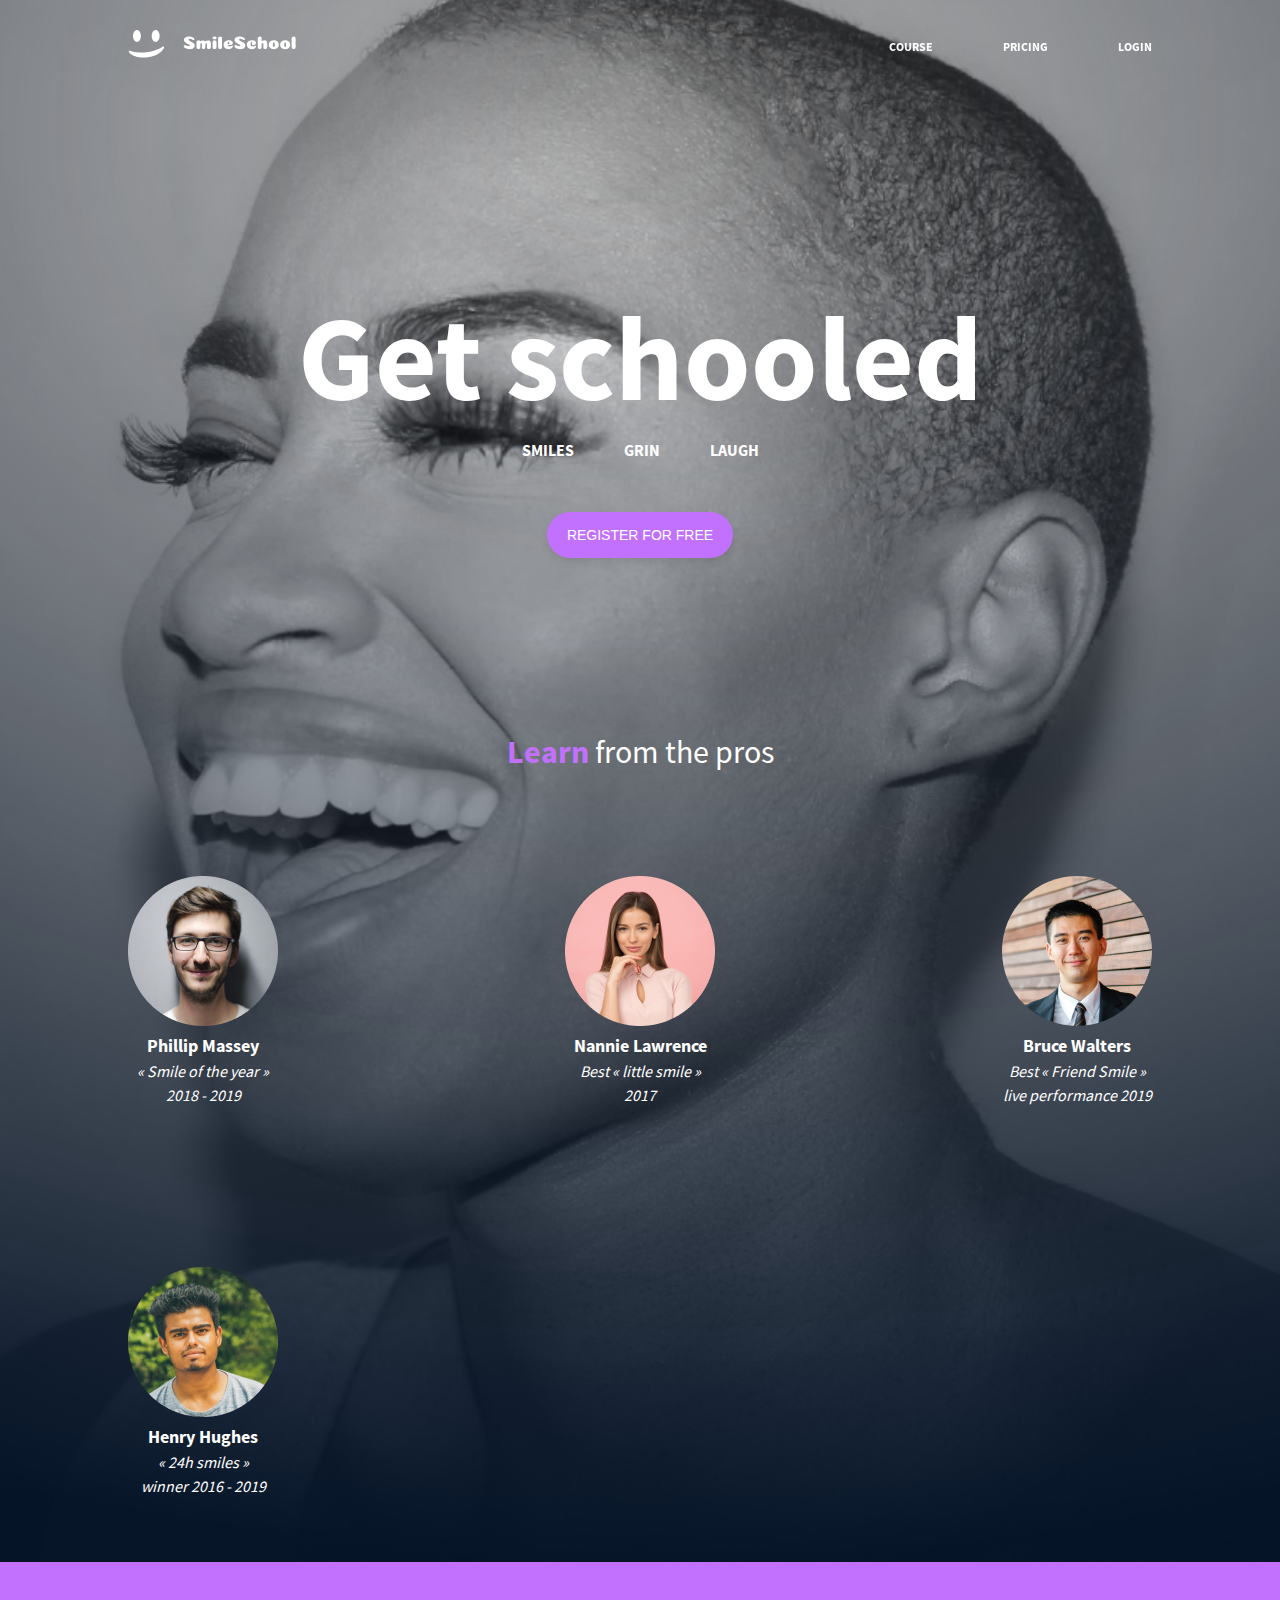
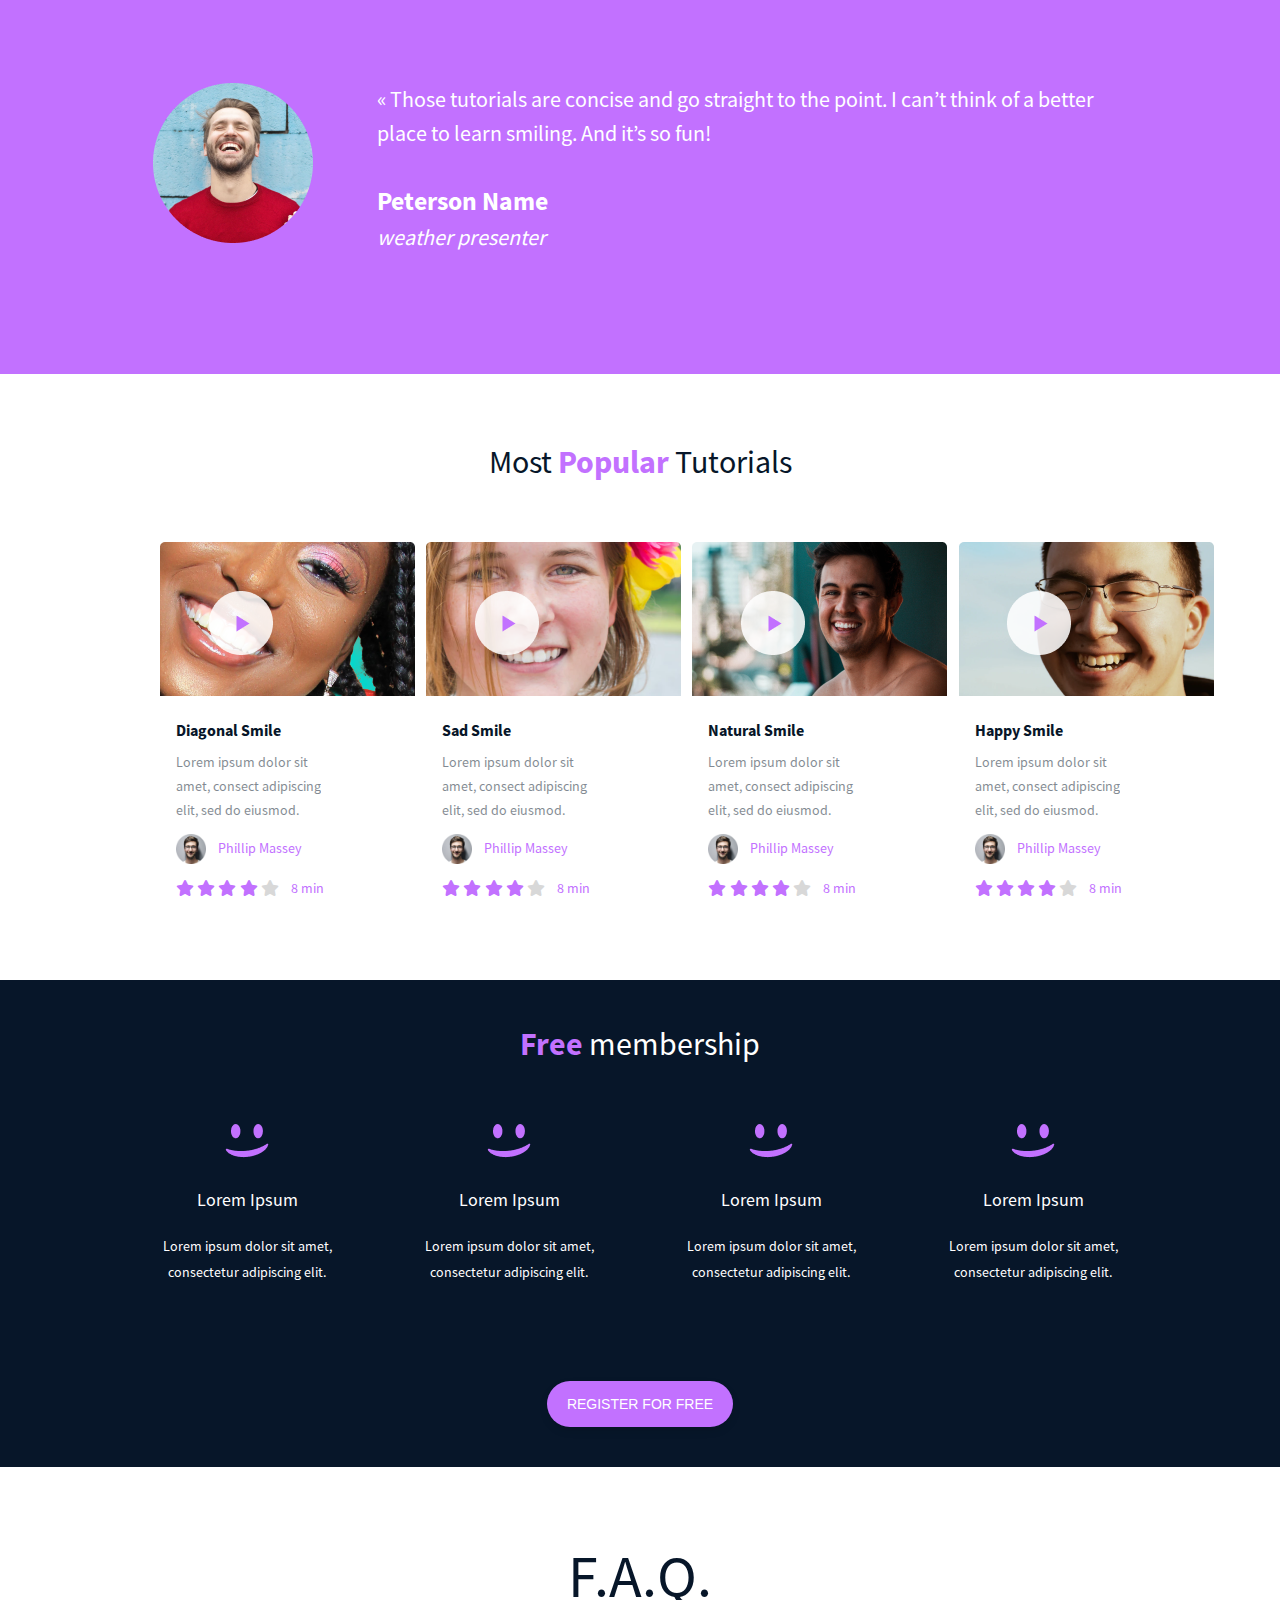
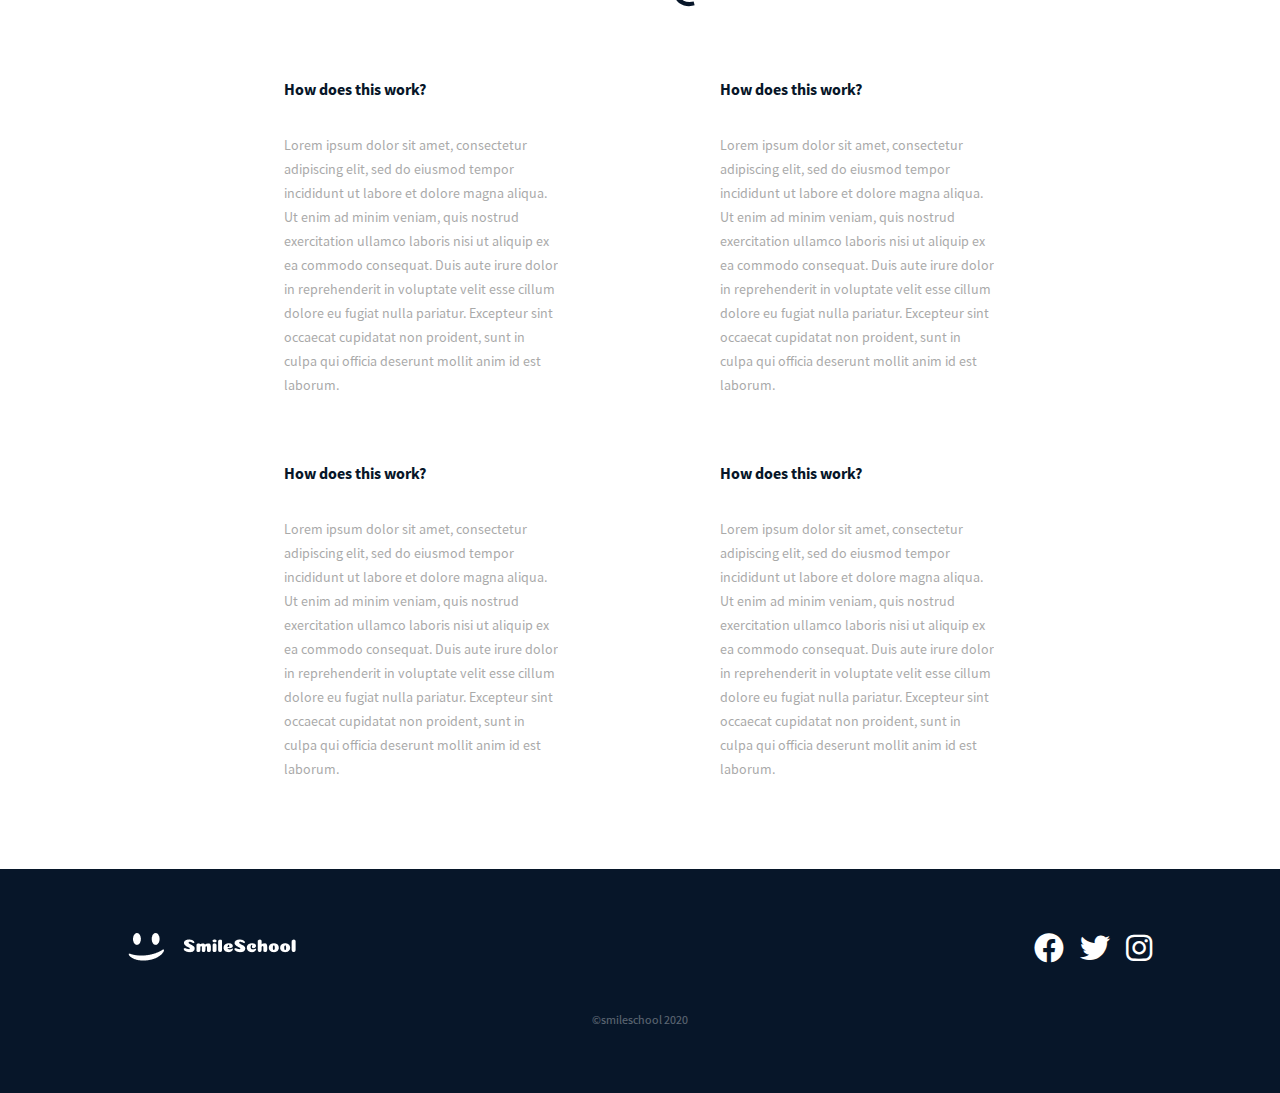
<file: css_advanced/index.html>
<!DOCTYPE html>
<html lang="en">
<head>
    <meta charset="UTF-8">
    <meta name="viewport" content="width=device-width, initial-scale=1.0">
    <title>Smile School</title>
    <link rel="stylesheet" href="styles.css">
    <link href="https://cdnjs.cloudflare.com/ajax/libs/font-awesome/6.0.0-beta3/css/all.min.css" rel="stylesheet">
</head>
<body>
    <div class="header-banner">
        <header>
            <nav>
                <img src="./images/logo.png" alt="logo">
                <ul>
                    <li><a href="#">COURSE</a></li>
                    <li><a href="#">PRICING</a></li>
                    <li><a href="#">LOGIN</a></li>
                </ul>
            </nav>
        </header>
        <section class="hero">
            <div>
                <h1>Get schooled</h1>
                <div class="get-schooled">
                    <span>SMILES</span>
                    <span>GRIN</span>
                    <span>LAUGH</span>
                </div>
                <button>REGISTER FOR FREE</button>
            </div>
            <div class="learn-pros">
                <h2>Learn <span>from the pros</span> </h2>
                <div class="pros">
                    <div>
                        <img src="./images/1.png" alt="Phillip Massey">
                        <h3>Phillip Massey</h3>
                        <p>« Smile of the year »</p>
                        <p>2018 - 2019</p>
                    </div>
                    <div>
                        <img src="./images/3.png" alt="Nannie Lawrence">
                        <h3>Nannie Lawrence</h3>
                        <p>Best « little smile »</p>
                        <p>2017</p>
                    </div>
                    <div class="bruce">
                        <img src="./images/2.png" alt="Bruce Walters">
                        <h3>Bruce Walters</h3>
                        <p>Best « Friend Smile »</p>
                        <p>live performance 2019</p>
                    </div>
                    <div>
                        <img src="./images/4.png" alt="Henry Hughes">
                        <h3>Henry Hughes</h3>
                        <p>« 24h smiles »</p>
                        <p>winner 2016 - 2019</p>
                    </div>
                </div>
            </div>
        </section>
    </div>
    <main>
        <section class="quote-section">
            <div>
                <img src="./images/5.png" alt="Peterson Name">
            </div>
            <div class="quote">
                <blockquote>« Those tutorials are concise and go straight to the point. I can’t think of a better place to learn smiling. And it’s so fun!</blockquote>
                <h3>Peterson Name</h3>
                <p>weather presenter</p>
            </div>
        </section>
        <section class="tutorials">
            <h2>Most <span>Popular</span> Tutorials</h2>
            <div>
                <div class="tutorial">
                    <img src="./images/9.png" alt="Diagonal Smile">
                    <img src="./images/play.png" alt="Play Icon">
                    <h3>Diagonal Smile</h3>
                    <p>Lorem ipsum dolor sit amet, consect adipiscing elit, sed do eiusmod.</p>
                    <div>
                        <img src="./images/1.png" alt="Phillip Massey">
                        <h4>Phillip Massey</h4>
                    </div>
                    <div class="tutorial-footer">
                        <div class="stars">
                            <i class="fa-solid fa-star"></i>
                            <i class="fa-solid fa-star"></i>
                            <i class="fa-solid fa-star"></i>
                            <i class="fa-solid fa-star"></i>
                            <i class="fa-solid fa-star"></i>
                        </div>
                        <p>8 min</p>
                    </div>
                </div>
                <div class="tutorial">
                    <img src="./images/7.png" alt="Sad Smile">
                    <img src="./images/play.png" alt="Play Icon">
                    <h3>Sad Smile</h3>
                    <p>Lorem ipsum dolor sit amet, consect adipiscing elit, sed do eiusmod.</p>
                    <div>
                        <img src="./images/1.png" alt="Phillip Massey">
                        <h4>Phillip Massey</h4>
                    </div>
                    <div class="tutorial-footer">
                        <div class="stars">
                            <i class="fa-solid fa-star"></i>
                            <i class="fa-solid fa-star"></i>
                            <i class="fa-solid fa-star"></i>
                            <i class="fa-solid fa-star"></i>
                            <i class="fa-solid fa-star"></i>
                        </div>
                        <p>8 min</p>
                    </div>
                </div>
                <div class="tutorial">
                    <img src="./images/8.png" alt="Natural Smile">
                    <img src="./images/play.png" alt="Play Icon">
                    <h3>Natural Smile</h3>
                    <p>Lorem ipsum dolor sit amet, consect adipiscing elit, sed do eiusmod.</p>
                    <div>
                        <img src="./images/1.png" alt="Phillip Massey">
                        <h4>Phillip Massey</h4>
                    </div>
                    <div class="tutorial-footer">
                        <div class="stars">
                            <i class="fa-solid fa-star"></i>
                            <i class="fa-solid fa-star"></i>
                            <i class="fa-solid fa-star"></i>
                            <i class="fa-solid fa-star"></i>
                            <i class="fa-solid fa-star"></i>
                        </div>
                        <p>8 min</p>
                    </div>
                </div>
                <div class="tutorial">
                    <img src="./images/6.png" alt="Happy Smile">
                    <img src="./images/play.png" alt="Play Icon">
                    <h3>Happy Smile</h3>
                    <p>Lorem ipsum dolor sit amet, consect adipiscing elit, sed do eiusmod.</p>
                    <div>
                        <img src="./images/1.png" alt="Phillip Massey">
                        <h4>Phillip Massey</h4>
                    </div>
                    <div class="tutorial-footer">
                        <div class="stars">
                            <i class="fa-solid fa-star"></i>
                            <i class="fa-solid fa-star"></i>
                            <i class="fa-solid fa-star"></i>
                            <i class="fa-solid fa-star"></i>
                            <i class="fa-solid fa-star"></i>
                        </div>
                        <p>8 min</p>
                    </div>
                </div>
            </div>
        </section>
        <section class="membership">
            <h2>Free <span>membership</span> </h2>
            <div class="membership-container">
                <div>
                    <img src="./images/smile.png" alt="Smile icon">
                    <h3>Lorem Ipsum</h3>
                    <p>Lorem ipsum dolor sit amet, consectetur adipiscing elit.</p>
                </div>
                <div>
                    <img src="./images/smile.png" alt="Smile icon">
                    <h3>Lorem Ipsum</h3>
                    <p>Lorem ipsum dolor sit amet, consectetur adipiscing elit.</p>
                </div>
                <div>
                    <img src="./images/smile.png" alt="Smile icon">
                    <h3>Lorem Ipsum</h3>
                    <p>Lorem ipsum dolor sit amet, consectetur adipiscing elit.</p>
                </div>
                <div>
                    <img src="./images/smile.png" alt="Smile icon">
                    <h3>Lorem Ipsum</h3>
                    <p>Lorem ipsum dolor sit amet, consectetur adipiscing elit.</p>
                </div>
            </div>
            <button>REGISTER FOR FREE</button>
        </section>
        <section class="faq">
            <h2>F.A.Q.</h2>
            <div class="faq-container">
                <article>
                    <h3>How does this work?</h3>
                    <p>Lorem ipsum dolor sit amet, consectetur adipiscing elit, sed do eiusmod tempor incididunt ut labore et dolore magna aliqua. Ut enim ad minim veniam, quis nostrud exercitation ullamco laboris nisi ut aliquip ex ea commodo consequat. Duis aute irure dolor in reprehenderit in voluptate velit esse cillum dolore eu fugiat nulla pariatur. Excepteur sint occaecat cupidatat non proident, sunt in culpa qui officia deserunt mollit anim id est laborum.</p>
                </article>
                <article>
                    <h3>How does this work?</h3>
                    <p>Lorem ipsum dolor sit amet, consectetur adipiscing elit, sed do eiusmod tempor incididunt ut labore et dolore magna aliqua. Ut enim ad minim veniam, quis nostrud exercitation ullamco laboris nisi ut aliquip ex ea commodo consequat. Duis aute irure dolor in reprehenderit in voluptate velit esse cillum dolore eu fugiat nulla pariatur. Excepteur sint occaecat cupidatat non proident, sunt in culpa qui officia deserunt mollit anim id est laborum.</p>
                </article>
                <article>
                    <h3>How does this work?</h3>
                    <p>Lorem ipsum dolor sit amet, consectetur adipiscing elit, sed do eiusmod tempor incididunt ut labore et dolore magna aliqua. Ut enim ad minim veniam, quis nostrud exercitation ullamco laboris nisi ut aliquip ex ea commodo consequat. Duis aute irure dolor in reprehenderit in voluptate velit esse cillum dolore eu fugiat nulla pariatur. Excepteur sint occaecat cupidatat non proident, sunt in culpa qui officia deserunt mollit anim id est laborum.</p>
                </article>
                <article>
                    <h3>How does this work?</h3>
                    <p>Lorem ipsum dolor sit amet, consectetur adipiscing elit, sed do eiusmod tempor incididunt ut labore et dolore magna aliqua. Ut enim ad minim veniam, quis nostrud exercitation ullamco laboris nisi ut aliquip ex ea commodo consequat. Duis aute irure dolor in reprehenderit in voluptate velit esse cillum dolore eu fugiat nulla pariatur. Excepteur sint occaecat cupidatat non proident, sunt in culpa qui officia deserunt mollit anim id est laborum.</p>
                </article>           
            </div>
        </section>
    </main>
    <footer>
        <section>
            <div>
                <img src="./images/logo.png" alt="logo">
                <div>
                    <i class="fa-brands fa-facebook"></i>
                    <i class="fa-brands fa-twitter"></i>
                    <i class="fa-brands fa-instagram"></i>
                </div>
            </div>
            <p>&copy;smileschool 2020</p>
        </section>
    </footer>
</body>
</html>
</file>
<file: css_advanced/styles.css>
@font-face {
    font-family: 'Source Sans Pro';
    src: url('./fonts/SourceSansPro-Bold.otf') format('opentype');
    font-weight: bold;
    font-style: normal;
}

@font-face {
    font-family: 'Source Sans Pro';
    src: url('./fonts/SourceSansPro-Regular.otf') format('opentype');
    font-weight: normal;
    font-style: normal;
}

* {
    margin: 0;
    padding: 0;
    box-sizing: border-box;
}

html, body {
    width: 100%;
    overflow-x: hidden;
}

body {
    font-family: 'Source Sans Pro', sans-serif;
    line-height: 1.5;
}

.header-banner {
    min-height: 100vh;
    background: url('./images/Object.png') no-repeat center center;
    background-size: cover;
    color: #fff;
}

header {
    width: 100%;
    position: fixed;
    top: 0;
    left: 0;
    right: 0;
    z-index: 10;
    padding: 30px 10%;    
}

header nav {
    display: flex;
    align-items: center;
    justify-content: space-between;
    width: 100%;
}

header ul {
    list-style: none;
    display: flex;
    gap: 70px;
}

header ul li a {
    text-decoration: none;
    color: #fff;
    font-weight: bold;
    font-size: 12px;
}

.hero {
    display: flex;
    flex-direction: column;
    align-items: center;
}

.hero h1 {
    font-size: 7.5rem;
    padding-top: 1.7em;
}

.hero .get-schooled {
    display: flex;
    align-items: center;
    justify-content: center;
    gap: 50px;
    margin-top: -10px;
}

.hero span {
    font-size: 1rem;
    font-weight: bold;
}

.hero button,
.membership button {
    padding: 15px 20px;
    margin-top: 50px;
    background-color: #C271FF;
    color: #fff;
    border: none;
    border-radius: 50px;
    font-size: 0.875rem;
    font-weight: normal;
    cursor: pointer;
    transition: background 0.3s ease;
    box-shadow: 0 4px 8px rgba(0, 0, 0, 0.1);
}

.hero button:hover,
.membership button:hover {
    background-color: #824eaa
}

.hero .learn-pros {
    margin-top: 170px;
    display: flex;
    flex-direction: column;
}

section h2 {
    color: #C271FF;
    font-weight: bold;
}

section h2 {
    font-size: 2rem;
}

.hero .learn-pros span {
    color: #fff;
    font-weight: 300;
    font-size: 2rem;
}

.hero .pros {
    display: flex;
    flex-wrap: wrap;
    justify-content: space-between;
    align-items: center;
    margin-top: 100px;
    gap: 160px;
}

.hero .pros .bruce img {
    border-radius: 100%;
}

.hero .pros h3 {
    font-size: 1.125rem;
}

.hero .pros p {
    font-size: 1rem;
    font-style: italic;
}

section {
    display: flex;
    flex-direction: column;
    text-align: center;
    padding: 64px 10%;
    color: #fff;
}

.quote-section {
    display: flex;
    flex-direction: row;
    gap: 64px;
    align-items: center;
    justify-content: center;
    text-align: left;
    background-color: #C271FF;
    color: #fff;
    font-size: 22px;
    padding: 120px 10%;
}

.quote-section .quote {
    max-width: 750px;
}

blockquote {
    line-height: 34px;
}

.quote h3 {
    font-weight: bold;
    margin-top: 32px;   
}

.quote p {
    font-style: italic;
}

.tutorials h2 {
    color: #071629;
    font-weight: 300;
    margin-bottom: 40px;
}

.tutorials span {
    color: #C271FF;
    font-weight: bold;
}

.tutorials > div,
.membership > div {
    display: flex;
    justify-content: space-between;
    flex-wrap: wrap;
    gap: 1.5rem;
}

.tutorials > div > div,
.membership > div > div {
    position: relative;
    width: 22%;
    padding: 1rem 2rem;
    text-align: center;
}

.tutorials > div > div img:nth-child(2) {
    position: absolute;
    top: 25%;
    left: 50%;
    transform: translate(-50%, -50%);
    width: 64px;
    height: 64px;
}

.tutorials > div > div img:last-child {
    position: absolute;
    top: 10%;
    left: 50%;
    transform: translate(-50%, -50%);
    width: 64px;
    height: 64px;
}

.tutorials > div > div h3 {
    margin: 1rem 0 0.5rem 1rem;
    font-size: 1rem;
    color: #071629;
    text-align: left;
    font-weight: bold;
}

.tutorials > div > div p {
    font-size: 0.875rem;
    text-align: left;
    line-height: 24px;
}

.tutorial > p {
    margin: 0.5rem 0 0 1rem;
    color: #071629;
    opacity: 50%;
}

.tutorials > div > div > div {
    display: flex;
    align-items: center;
    gap: 0.75rem;
    margin: 0.75rem 0 0 1rem;
}

.tutorials > div > div > div img {
    width: 30px;
    height: 30px;
}

.tutorials > div > div > div h4 {
    font-size: 0.875rem;
    color: #C271FF;
    font-weight: 300;
}

.tutorial-footer {
    display: flex;
    justify-content: space-between;
    align-items: center;
    margin: 0.5rem 0 0 1.5rem;
}

.tutorial-footer .stars {
    display: flex;
    gap: 0.2rem;
}

.tutorial-footer .fa-star {
    color: #C271FF;
    font-size: 1rem;
}

.tutorial-footer .fa-star:last-child {
    color: #D8D8D8;
}

.tutorial-footer p {
    color: #C271FF;
    white-space: nowrap;
    margin-left: 0;
    font-weight: 300;
}

.membership {
    background-color: #071629;
    text-align: center;
    padding: 40px 10%;
}

.membership h2 {
    color: #C271FF;
    font-weight: bold;
    margin-bottom: 40px;
}

.membership span {
    color: #fff;
    font-weight: 300;
}

.membership-container {
    display: flex;
    justify-content: space-between;
    flex-wrap: wrap;
    gap: 1.5rem;
}

.membership-container > div {
    flex: 1 1 22%;
    max-width: 240px;
    padding: 20px;
    text-align: center;
}

.membership-container img,
.membership-container h3 {
    margin-bottom: 20px;
}

.membership-container h3 {
    font-size: 1.125rem;
    font-weight: 300;
}

.membership-container p {
    font-size: 0.875rem;
    font-weight: 300;
    line-height: 26px;
}

.membership button {
    max-width: 200px;
    margin: 0 auto;
    margin-top: 80px;
}

.faq {
    padding: 64px 260px;
}

.faq h2 {
    font-size: 60px;
    font-weight: 300;
    margin-bottom: 2rem;
    color: #071629;
}

.faq-container {
    display: grid;
    grid-template-columns: repeat(2, 1fr);
    gap: 1rem 7rem;
}

.faq-container article {
    padding: 1.5rem;
    color: #071629;
}

.faq-container article h3 {
    font-size: 1rem;
    color: #071629;
    margin-bottom: 2rem;
    text-align: left;
}

.faq-container article p {
    font-size: 0.875rem;
    color: #555;
    line-height: 24px;
    opacity: 0.5;
    text-align: left;
}

footer {
    background-color: #071629;
    color: #ffffff;
    text-align: center;
}

footer section {
    display: flex;
    flex-direction: column;
    align-items: center;
}

footer section > div {
    display: flex;
    justify-content: space-between;
    align-items: center;
    width: 100%;
    max-width: 1200px;
    margin-bottom: 3rem;
}

footer section > div div {
    display: flex;
    gap: 1rem;
    justify-content: center;
}

footer section > div div i {
    font-size: 1.875rem;
    color: #ffffff;
    transition: color 0.3s ease;
}

footer section > div div i:hover {
    color: #C271FF;
}

footer p {
    font-size: 0.75rem;
    text-align: center;
    opacity: 35%;
}


@media (max-width: 1024px) {
    .tutorials > div > div {
        width: 45%;
    }

    .tutorials > div {
        gap: 1rem;
    }

    .membership-container > div {
        flex: 1 1 45%;
        max-width: 100%;
    }

    .faq {
        padding: 32px 100px;
    }

    .faq h2 {
        font-size: 48px;
    }

    .faq-container {
        grid-template-columns: 1fr;
    }

    .faq-container article {
        padding: 1.2rem;
    }

    .faq-container article h3 {
        font-size: 0.9rem;
    }

    .faq-container article p {
        font-size: 0.8rem;
    }
}

@media (max-width: 768px) {
    header {
        padding: 20px 50px;
    }

    header nav {
        flex-direction: column;
        gap: 10px;
        align-items: flex-end;
    }

    header ul {
        flex-direction: column;
        align-items: flex-start;
        gap: 20px;
    }

    .hero h1 {
        font-size: 5rem;
        padding-top: 1em;
    }

    .hero .get-schooled {
        gap: 30px;
    }

    .hero .learn-pros {
        margin-top: 60px;
    }

    .hero .pros {
        flex-direction: column;
        gap: 30px;
        margin-top: 40px;
    }

    .pros img {
        max-width: 80%;
        margin: 0 auto;
    }

    section {
        padding: 32px 50px;
    }

    .quote-section {
        flex-direction: column;
        text-align: center;
        padding: 64px 10%;
    }

    .quote-section img {
        max-width: 80%;
        margin: 0 auto;
    }

    .quote-section .quote {
        max-width: 100%;
    }

    blockquote {
        font-size: 18px;
        line-height: 28px;
    }

    .tutorials > div > div img:nth-child(2) {
        width: 48px;
        height: 48px;
    }

    .tutorials h2 {
        font-size: 1.5rem;
    }

    .tutorials > div > div p {
        font-size: 0.875rem;
    }

    .membership-container > div {
        flex: 1 1 100%;
        max-width: 100%;
    }

    .membership h2 {
        font-size: 1.25rem;
    }

    .membership-container img {
        max-width: 48px;
    }

    .membership-container h3 {
        font-size: 1rem;
    }

    .membership-container p {
        font-size: 0.8rem;
    }

    .hero button,
    .membership button {
        font-size: 0.9rem;
    }

    .faq h2 {
        font-size: 36px;
    }

    .faq-container article {
        padding: 1rem;
    }

    .faq-container article h3 {
        font-size: 0.85rem;
    }

    .faq-container article p {
        font-size: 0.75rem;
    }

    .faq-container {
        grid-template-columns: 1fr;
    }

    footer {
        padding: 20px 5%;
    }

    footer section > div {
        flex-direction: column;
        align-items: center;
        gap: 1.5rem;
    }

    footer section > div div i {
        font-size: 1.5rem;
    }

    footer p {
        font-size: 0.7rem;
    }
}

@media (max-width: 480px) {
    html, body {
        margin: 0;
        padding: 0;
        width: 100%;
        overflow-x: hidden;
    }

    .header-banner {
        width: 100%;
        min-height: 100vh;
        background: url('./images/Object.png') no-repeat;
        background-size: cover;
        padding: 0;
    }

    header {
        padding: 10px 5%;
    }

    header img {
        width: 100px;
    }

    header nav {
        align-items: flex-end;
    }

    header nav ul {
        gap: 10px;
    }

    .hero {
        width: 100%;
        padding: 0 5%;
    }

    .hero h1 {
        font-size: 2rem;
        padding-top: 1.5em;
    }

    .hero span {
        font-size: 0.75em;
    }

    .hero .get-schooled {
        flex-direction: column;
        gap: 10px;
        margin-top: 5px;
    }

    .hero button, .membership button {
        margin-top: 20px;
        padding: 8px 16px;
        font-size: 0.7em;
    }

    .hero .learn-pros {
        margin-top: 30px;
    }

    .hero .learn-pros h2, 
    .hero .learn-pros span  {
        font-size: 1.5rem;
    }

    .hero .pros {
        flex-direction: column;
        align-items: center;
        gap: 20px;
        margin: 20px 0px;
    }

    .hero .pros div {
        text-align: center;
    }

    .quote-section {
        gap: 32px;
        padding: 48px 5%;
    }

    blockquote {
        font-size: 16px;
        line-height: 24px;
    }

    .quote h3 {
        font-size: 18px;
    }

    .quote p {
        font-size: 14px;
    }

    .tutorials > div > div,
    .membership > div > div {
        width: 100%;
        margin-bottom: 20px;
    }

    .tutorials > div > div {
        padding: 1rem;
    }

    .tutorials > div > div h3 {
        font-size: 0.9rem;
    }

    .tutorial-footer p {
        font-size: 0.75rem;
    }

    .membership {
        padding: 20px 5%;
    }

    .membership-container img {
        max-width: 40px;
    }

    .membership-container p {
        font-size: 0.75rem;
    }

    .faq {
        padding: 20px 10px;
    }

    .faq-container {
        gap: 1rem;
    }

    .faq-container article {
        padding: 0.8rem;
    }

    .faq-container article h3 {
        font-size: 0.8rem;
    }

    .faq-container article p {
        font-size: 0.7rem;
    }

    .faq h2 {
        font-size: 2rem;
    }

    footer {
        padding: 15px 5%;
    }

    footer section > div div i {
        font-size: 1.25rem;
    }

    footer p {
        font-size: 0.65rem;
    }
}
</file>
